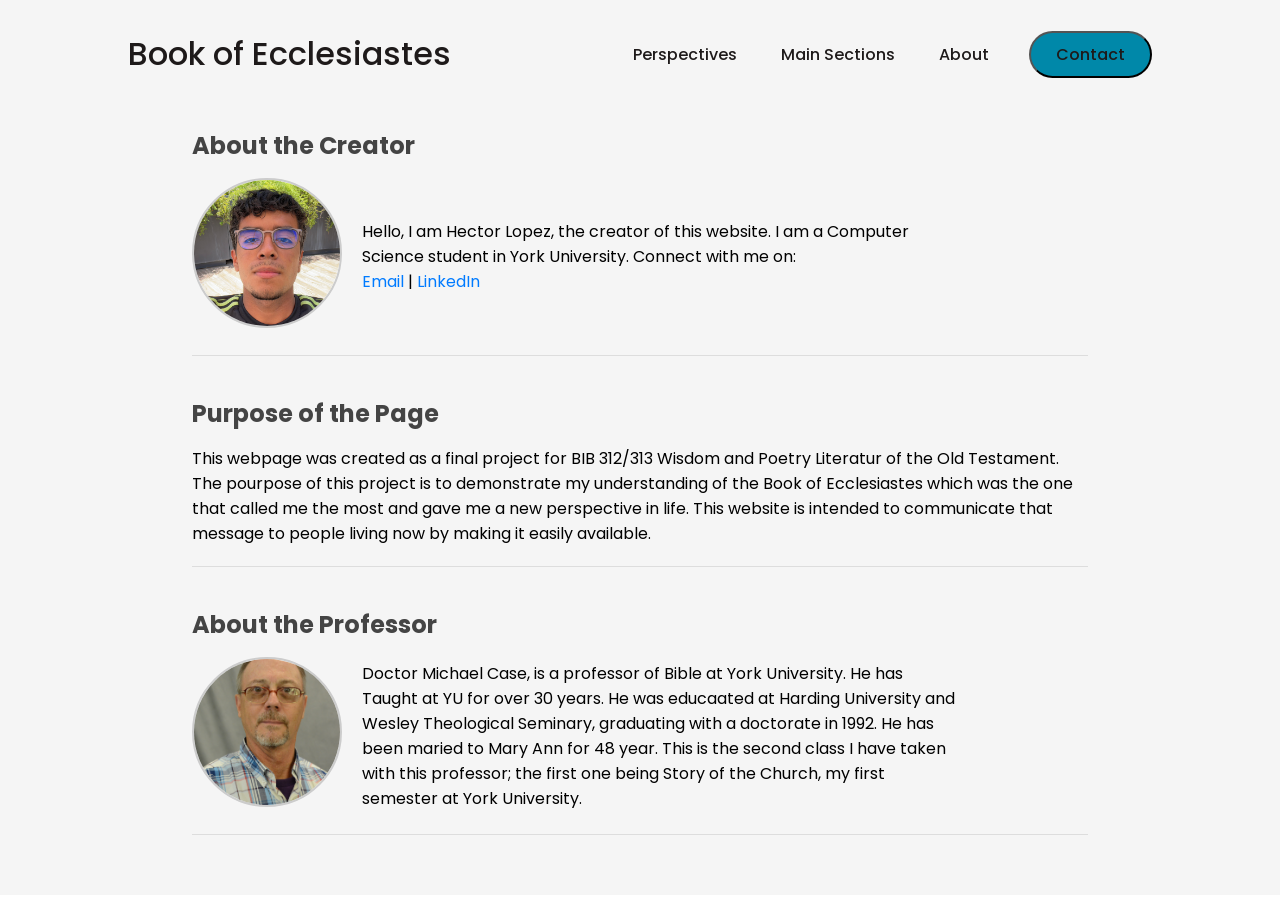
<file: about.html>
<!DOCTYPE html>
<html lang="en">
<head>
    <meta charset="UTF-8">
    <meta name="viewport" content="width=device-width, initial-scale=1.0">
    <meta name="author" content="Hector Lopez">
    <link rel="stylesheet" href="about/about.css">
    <title>About Us</title>
    <link rel="icon" type="image/x-icon" href="images/favicon.png">
</head>
<body>
    <header>
        <div class="logo">
        <a style="font-size: 32px;" href="index.html">Book of Ecclesiastes</a>
        </div>
        <nav>
        <ul class="nav_links">
            <li class="dropdown">
                <a href="perspectives.html">Perspectives</a>
            </li>
            <li class="dropdown">
                <a href="sections.html">Main Sections</a>
            </li>
            <li><a href="about.html">About</a></li>
        </ul>
        </nav>
        <a class="cta" href="mailto:hlopezhernandez@york.edu"><button>Contact</button></a>
    </header>
    <main class="about-page">
        <section id="creator" class="section">
            <h2>About the Creator</h2>
            <div class="content">
                <div class="photo">
                    <img src="about/D4738D27-1F67-4D9C-99A4-6B8D10B59881.jpeg" alt="Hector's Photo">
                </div>
                <div class="text">
                    <p>Hello, I am Hector Lopez, the creator of this website. I am a Computer Science student in York University. Connect with me on:</p>
                    <p>
                        <a href="mailto:hlopezhernandez@york.edu">Email</a> | 
                        <a href="https://www.linkedin.com/in/hector-lopez-hernandez-829822338?utm_source=share&utm_campaign=share_via&utm_content=profile&utm_medium=ios_app" target="_blank">LinkedIn</a>
                    </p>
                </div>
            </div>
        </section>
        <section id="purpose" class="section">
            <h2>Purpose of the Page</h2>
            <p>This webpage was created as a final project for BIB 312/313 
                Wisdom and Poetry Literatur of the Old Testament. The pourpose of this 
                project is to demonstrate my understanding of the Book of Ecclesiastes which
                was the one that called me the most and gave me a new perspective in life. This website is 
                intended to communicate that message to people living now by making it easily available.
            </p>
        </section>
        <section id="professor" class="section">
            <h2>About the Professor</h2>
            <div class="content">
                <div class="photo">
                    <img src="about/Case.JPG" alt="Fuller Ming's Photo">
                </div>
                <div class="text">
                    <p>Doctor Michael Case, is a professor of Bible at York University. He has Taught
                        at YU for over 30 years. He was educaated at Harding University and Wesley Theological Seminary,
                        graduating with a doctorate in 1992. He has been maried to Mary Ann for 48 year.
                        This is the second class I have taken with this professor; the first one being Story
                        of the Church, my first semester at York University.
                    </p>
                </div>
            </div>
        </section>
    </main>
</body>
</html>
</file>
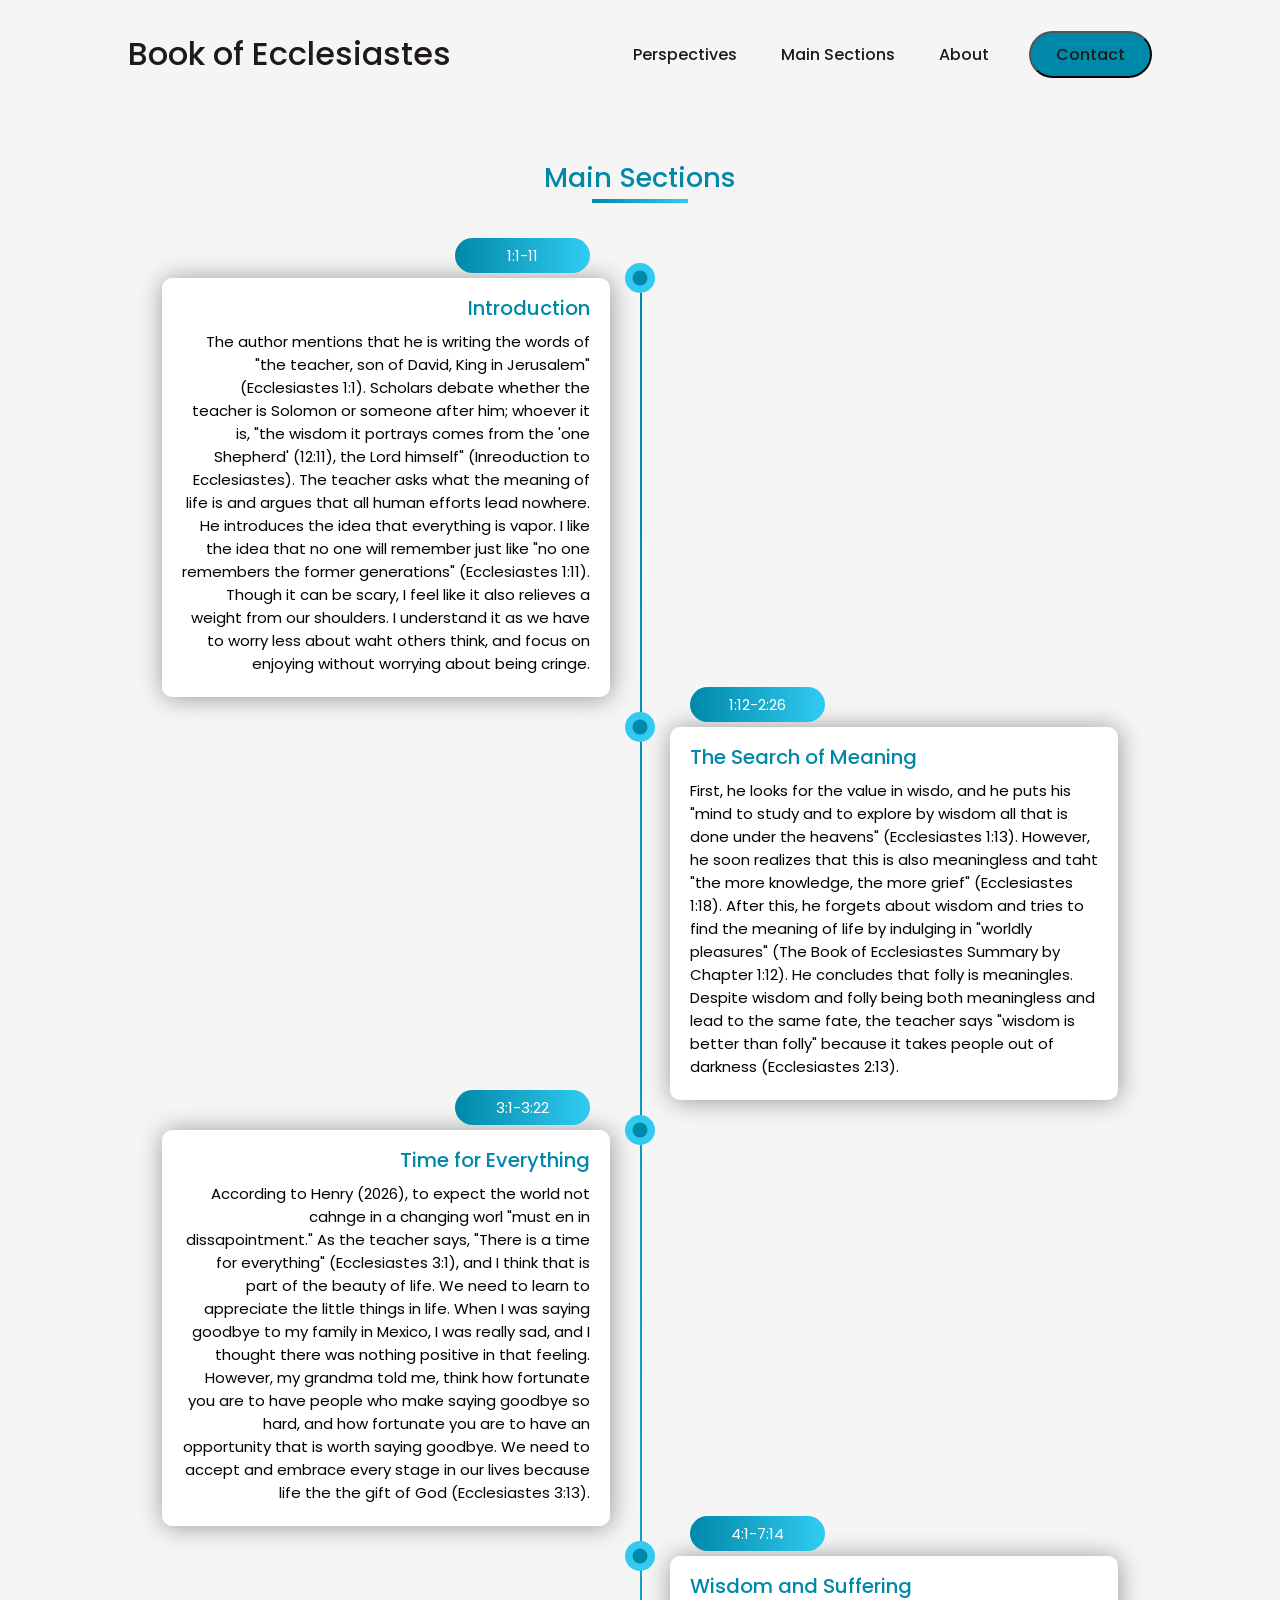
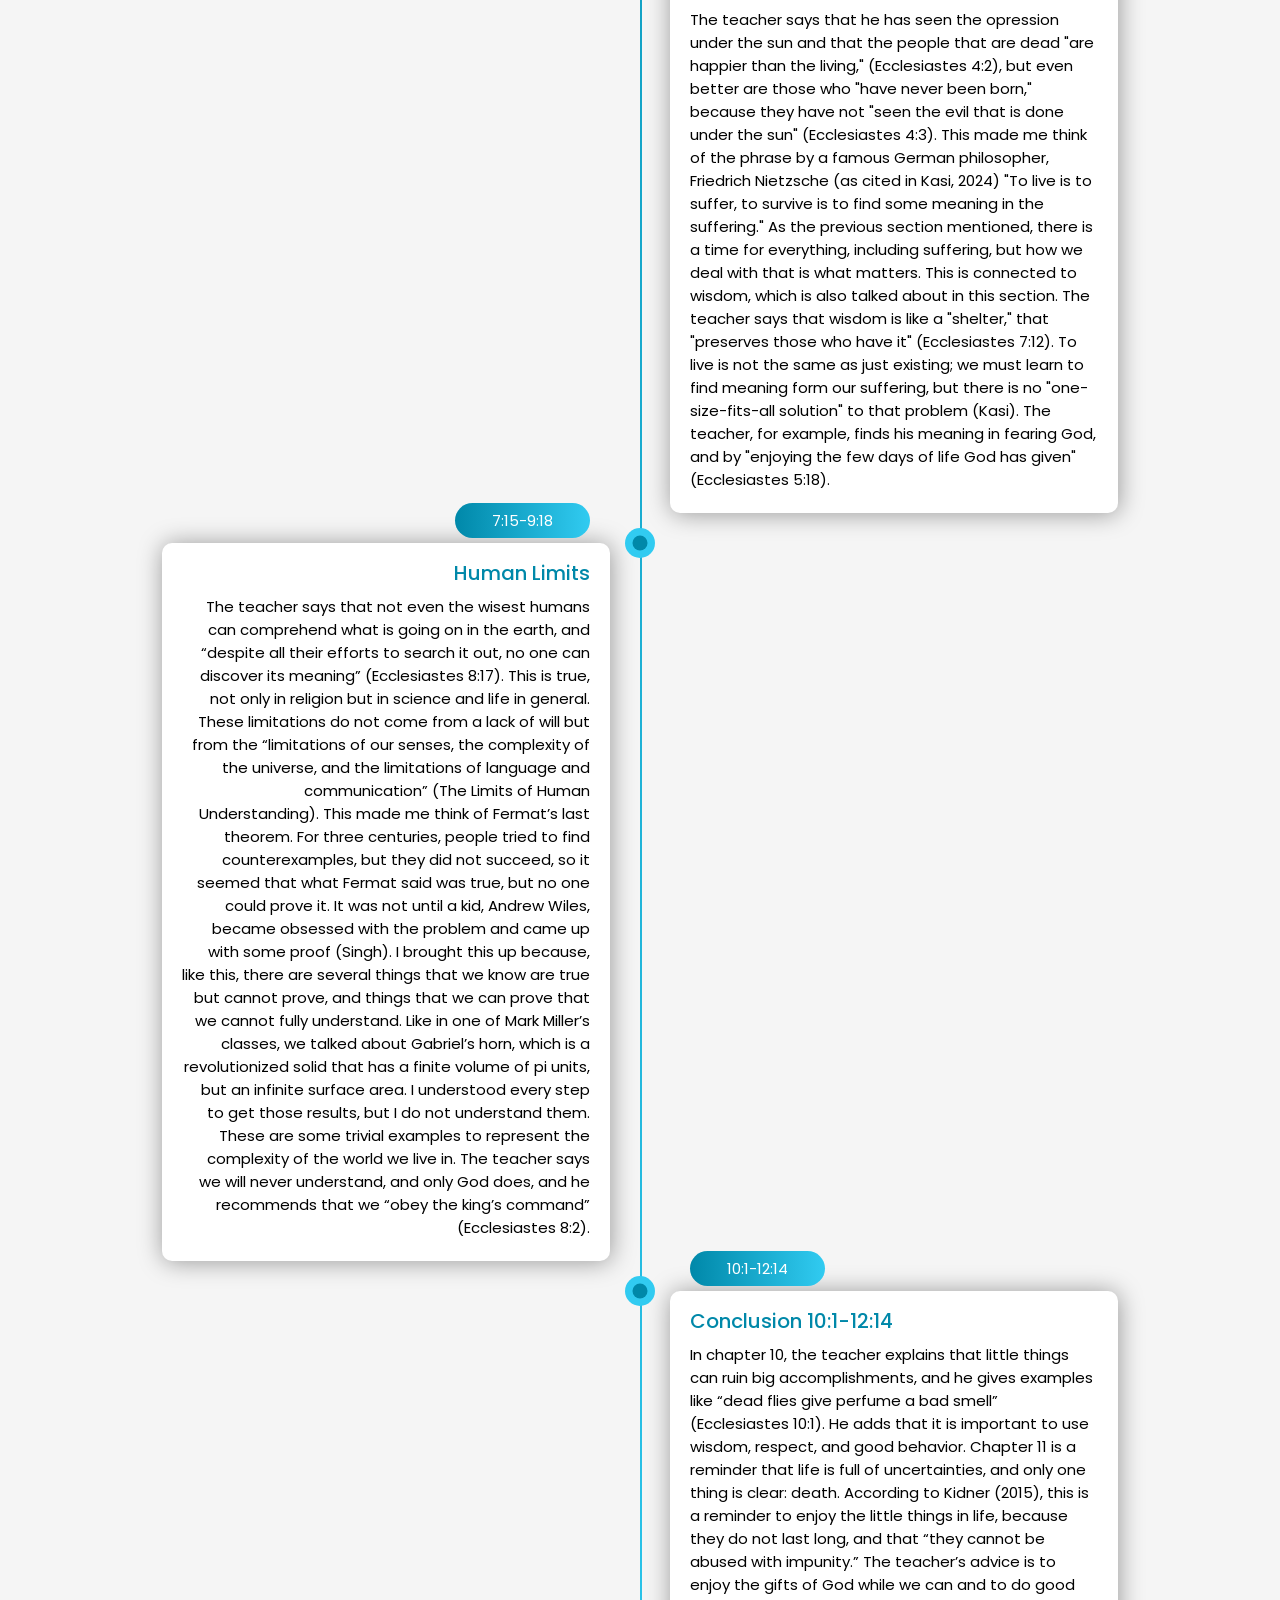
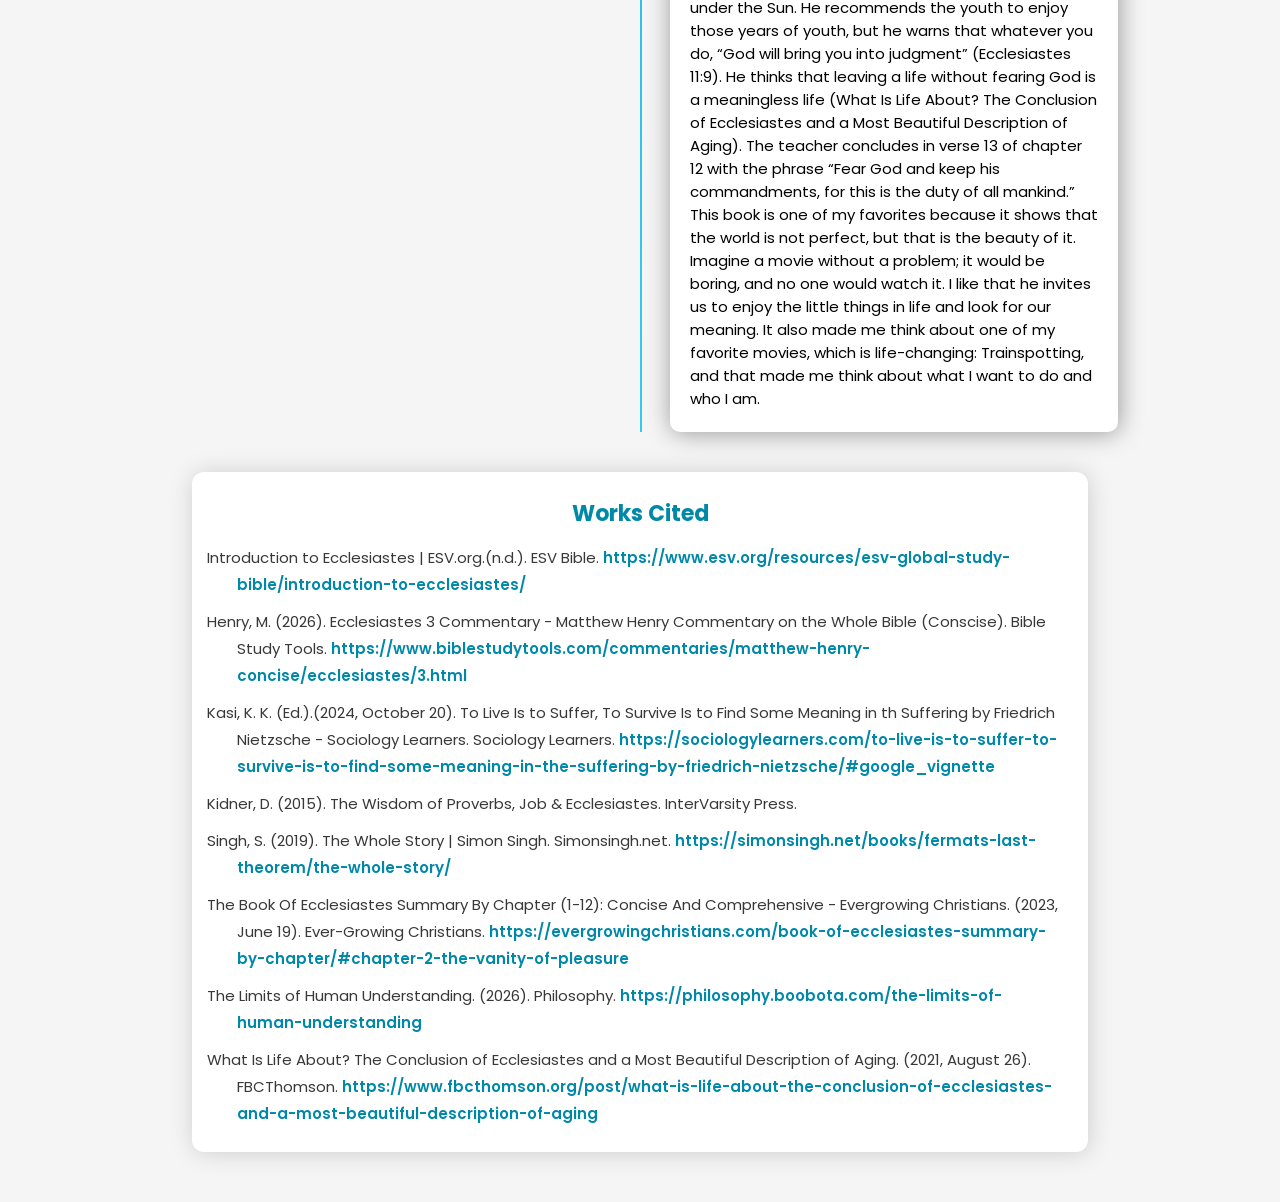
<file: sections.html>
<!DOCTYPE html>
<html lang="en">
<head>
    <meta charset="UTF-8">
    <meta name="viewport" content="width=device-width, initial-scale=1.0">
    <meta name="author" content="Hector Lopez">
    <link rel="stylesheet" href="timeline/timeline.css">
    <title>Sections</title>
    <link rel="icon" type="image/x-icon" href="images/favicon.png">
</head>
<body>
    <header>
        <div class="logo">
        <a style="font-size: 32px;" href="index.html">Book of Ecclesiastes</a>
        </div>
        <nav>
        <ul class="nav_links">
            <li class="dropdown">
                <a href="perspectives.html">Perspectives</a>
            </li>
            <li class="dropdown">
                <a href="sections.html">Main Sections</a>
            </li>
            <li><a href="about.html">About</a></li>
        </ul>
        </nav>
        <a class="cta" href="mailto:hlopezhernandez@york.edu"><button>Contact</button></a>
    </header>
    <div class="main">
        <h3 class="heading">Main Sections</h3>
        <div class="container">
            <ul>
                <li>
                    <h3 class="title">Introduction</h3>
                    <p>The author mentions that he is writing the words of "the teacher, son of
                        David, King in Jerusalem" (Ecclesiastes 1:1). Scholars debate whether the teacher is 
                        Solomon or someone after him; whoever it is, "the wisdom it portrays comes from the 'one 
                        Shepherd' (12:11), the Lord himself" (Inreoduction to Ecclesiastes). The teacher asks what
                        the meaning of life is and argues that all human efforts lead nowhere. He introduces the 
                        idea that everything is vapor. I like the idea that no one will remember just like "no one 
                        remembers the former generations" (Ecclesiastes 1:11). Though it can be scary, I feel like
                        it also relieves a weight from our shoulders. I understand it as we have to worry less about
                        waht others think, and focus on enjoying without worrying about being cringe. 
                    </p>
                    <span class="circle"></span>
                    <span class="date">1:1-11</span>
                </li>
                <li>
                    <h3 class="title">The Search of Meaning</h3>
                    <p>First, he looks for the value in wisdo, and he puts his "mind to study and to explore by
                        wisdom all that is done under the heavens" (Ecclesiastes 1:13). However, he soon realizes
                        that this is also meaningless and taht "the more knowledge, the more grief" (Ecclesiastes 1:18). 
                        After this, he forgets about wisdom and tries to find the meaning of life by indulging in
                        "worldly pleasures" (The Book of Ecclesiastes Summary by Chapter 1:12). He concludes
                        that folly is meaningles. Despite wisdom and folly being both meaningless and lead to
                        the same fate, the teacher says "wisdom is better than folly" because it takes people 
                        out of darkness (Ecclesiastes 2:13). 
                    </p>
                    <span class="circle"></span>
                    <span class="date">1:12-2:26</span>
                </li>
                <li>
                    <h3 class="title">Time for Everything</h3>
                    <p>According to Henry (2026), to expect the world not cahnge in a changing worl "must en in dissapointment." 
                        As the teacher says, "There is a time for everything" (Ecclesiastes 3:1), and I think that is part of 
                        the beauty of life. We need to learn to appreciate the little things in life. When I was
                        saying goodbye to my family in Mexico, I was really sad, and I thought there was nothing positive in
                        that feeling. However, my grandma told me, think how fortunate you are to have people who make saying 
                        goodbye so hard, and how fortunate you are to have an opportunity that is worth saying goodbye. We need to
                        accept and embrace every stage in our lives because life the the gift of God (Ecclesiastes 3:13).
                    </p>
                    <span class="circle"></span>
                    <span class="date">3:1-3:22</span>
                </li>
                <li>
                    <h3 class="title">Wisdom and Suffering</h3>
                    <p>The teacher says that he has seen the opression under the sun and that the people that
                        are dead "are happier than the living," (Ecclesiastes 4:2), but even better are those who 
                        "have never been born," because they have not "seen the evil that is done under the sun" 
                        (Ecclesiastes 4:3). This made me think of the phrase by a famous German philosopher,
                        Friedrich Nietzsche (as cited in Kasi, 2024) "To live is to suffer, to survive is to find some 
                        meaning in the suffering." As the previous section mentioned, there is a time for everything, 
                        including suffering, but how we deal with that is what matters. This is connected to
                        wisdom, which is also talked about in this section. The teacher says that wisdom is like a
                        "shelter," that "preserves those who have it" (Ecclesiastes 7:12). To live is not the same as 
                        just existing; we must learn to find meaning form our suffering, but there is no "one-size-fits-all 
                        solution" to that problem (Kasi). The teacher, for example, finds his meaning in
                        fearing God, and by "enjoying the few days of life God has given" (Ecclesiastes 5:18).
                    </p>
                    <span class="circle"></span>
                    <span class="date">4:1-7:14</span>
                </li>
                <li>
                    <h3 class="title">Human Limits</h3>
                    <p>The teacher says that not even the wisest humans can comprehend what is going on in the 
                        earth, and “despite all their efforts to search it out, no one can discover its meaning” 
                        (Ecclesiastes 8:17). This is true, not only in religion but in science and life in general. These 
                        limitations do not come from a lack of will but from the “limitations of our senses, the 
                        complexity of the universe, and the limitations of language and communication” (The 
                        Limits of Human Understanding). This made me think of Fermat’s last theorem. For three
                        centuries, people tried to find counterexamples, but they did not succeed, so it seemed 
                        that what Fermat said was true, but no one could prove it.  It was not until a kid, Andrew 
                        Wiles, became obsessed with the problem and came up with some proof (Singh). I brought 
                        this up because, like this, there are several things that we know are true but cannot prove, 
                        and things that we can prove that we cannot fully understand. Like in one of Mark Miller’s 
                        classes, we talked about Gabriel’s horn, which is a revolutionized solid that has a finite 
                        volume of pi units, but an infinite surface area. I understood every step to get those results, 
                        but I do not understand them. These are some trivial examples to represent the complexity 
                        of the world we live in. The teacher says we will never understand, and only God does, and
                        he recommends that we “obey the king’s command” (Ecclesiastes 8:2). 
                    </p>
                    <span class="circle"></span>
                    <span class="date">7:15-9:18</span>
                </li>
                <li>
                    <h3 class="title">Conclusion 10:1-12:14</h3>
                    <p>In chapter 10, the teacher explains that little things can ruin big accomplishments, and he 
                        gives examples like “dead flies give perfume a bad smell” (Ecclesiastes 10:1). He adds that 
                        it is important to use wisdom, respect, and good behavior. Chapter 11 is a reminder that life 
                        is full of uncertainties, and only one thing is clear: death. According to Kidner (2015), this is 
                        a reminder to enjoy the little things in life, because they do not last long, and that “they 
                        cannot be abused with impunity.” The teacher’s advice is to enjoy the gifts of God while we 
                        can and to do good under the Sun. He recommends the youth to enjoy those years of 
                        youth, but he warns that whatever you do, “God will bring you into judgment” (Ecclesiastes 
                        11:9). He thinks that leaving a life without fearing God is a meaningless life (What Is Life 
                        About? The Conclusion of Ecclesiastes and a Most Beautiful Description of Aging). The 
                        teacher concludes in verse 13 of chapter 12 with the phrase “Fear God and keep his 
                        commandments, for this is the duty of all mankind.” This book is one of my favorites 
                        because it shows that the world is not perfect, but that is the beauty of it. Imagine a movie 
                        without a problem; it would be boring, and no one would watch it. I like that he invites us to 
                        enjoy the little things in life and look for our meaning. It also made me think about one of 
                        my favorite movies, which is life-changing: Trainspotting, and that made me think about 
                        what I want to do and who I am. 
                    </p>
                    <span class="circle"></span>
                    <span class="date">10:1-12:14</span>
                </li>
            </ul>
        </div>
        <section class="works-cited">
            <h3>Works Cited</h3>
            <p>Introduction to Ecclesiastes | ESV.org.(n.d.). ESV Bible. <a href="https://www.esv.org/resources/esv-global-study-bible/introduction-to-ecclesiastes/">https://www.esv.org/resources/esv-global-study-bible/introduction-to-ecclesiastes/</a></p>
            <p>Henry, M. (2026). Ecclesiastes 3 Commentary - Matthew Henry Commentary on the Whole Bible (Conscise). Bible Study Tools. <a href="https://www.biblestudytools.com/commentaries/matthew-henry-concise/ecclesiastes/3.html">https://www.biblestudytools.com/commentaries/matthew-henry-concise/ecclesiastes/3.html</a></p>
            <p>Kasi, K. K. (Ed.).(2024, October 20). To Live Is to Suffer, To Survive Is to Find Some Meaning in th Suffering by Friedrich Nietzsche - Sociology Learners. Sociology Learners. <a href="https://sociologylearners.com/to-live-is-to-suffer-to-survive-is-to-find-some-meaning-in-the-suffering-by-friedrich-nietzsche/#google_vignette">https://sociologylearners.com/to-live-is-to-suffer-to-survive-is-to-find-some-meaning-in-the-suffering-by-friedrich-nietzsche/#google_vignette</a></p>
            <p>Kidner, D. (2015). The Wisdom of Proverbs, Job & Ecclesiastes. InterVarsity Press.</p>
            <p>Singh, S. (2019). The Whole Story | Simon Singh. Simonsingh.net. <a href="https://simonsingh.net/books/fermats-last-theorem/the-whole-story/">https://simonsingh.net/books/fermats-last-theorem/the-whole-story/</a></p>
            <p>The Book Of Ecclesiastes Summary By Chapter (1-12): Concise And Comprehensive - Evergrowing Christians. (2023, June 19). Ever-Growing Christians. <a href="https://evergrowingchristians.com/book-of-ecclesiastes-summary-by-chapter/#chapter-2-the-vanity-of-pleasure">https://evergrowingchristians.com/book-of-ecclesiastes-summary-by-chapter/#chapter-2-the-vanity-of-pleasure</a></p>
            <p>The Limits of Human Understanding. (2026). Philosophy. <a href="https://philosophy.boobota.com/the-limits-of-human-understanding">https://philosophy.boobota.com/the-limits-of-human-understanding</a></p>
            <p>What Is Life About? The Conclusion of Ecclesiastes and a Most Beautiful Description of Aging. (2021, August 26). FBCThomson. <a href="https://www.fbcthomson.org/post/what-is-life-about-the-conclusion-of-ecclesiastes-and-a-most-beautiful-description-of-aging">https://www.fbcthomson.org/post/what-is-life-about-the-conclusion-of-ecclesiastes-and-a-most-beautiful-description-of-aging</a></p>
        </section>
    </div>
</body>
</html>
</file>
<file: about/about.css>
@import url("https://fonts.googleapis.com/css2?family=Poppins:wght@300;400;500;600;700;800;900&display=swap");

* {
    margin: 0;
    padding: 0;
    box-sizing: border-box;
    font-family: "Poppins", sans-serif;
}

header {
    display: flex;
    justify-content: flex-end;
    align-items: center;
    padding: 30px 10%;
    position: relative;
    z-index: 10;
    background-color: rgb(245, 245, 245);
}

header .logo {
    margin-right: auto;
}

header .nav_links li {
    display: inline-block;
    padding: 0px 20px;
    position: relative;
}

header li, header a, header button {
    font-weight: 500;
    font-size: 16px;
    color: rgb(30, 26, 26);
    text-decoration: none;
}

header button {
    margin-left: 20px;
    padding: 9px 25px;
    background-color: rgba(0, 136, 169, 1);
    border-radius: 50px;
    cursor: pointer;
    transition: all 0.3s ease 0s;
}

header button:hover {
    background-color: rgba(0, 136, 169, 0.8);
}

header .dropdown-content {
    display: none;
    position: absolute;
    top: 100%;
    left: 0;
    background-color: rgba(0, 0, 0, 0.8);
    padding: 10px 0;
    list-style: none;
    border-radius: 5px;
}

header .dropdown-content li {
    width: 150px;
    padding: 10px 15px;
    text-align: left;
}

header .dropdown-content a {
    color: white;
    font-size: 16px;
    font-weight: 500;
    display: block;
    text-decoration: none;
}

header .dropdown-content a:hover {
    text-decoration: underline;
}

header .nav_links li:hover {
    text-decoration: underline;
}

header .dropdown:hover .dropdown-content {
    display: block;
}

/* End navbar */

.about-page {
    padding: 20px;
    padding-left: 15%;
    padding-right: 15%;
    background-color: rgb(245, 245, 245);
}

.section {
    margin-bottom: 40px;
    border-bottom: 1px solid #ddd;
    padding-bottom: 20px;
}

.section h2 {
    margin-bottom: 15px;
    color: #444;
}

.content {
    display: flex;
    align-items: center;
    gap: 20px;
}

.photo img {
    width: 150px;
    height: 150px;
    object-fit: cover;
    border-radius: 50%;
    border: 2px solid #ccc;
}

.text {
    max-width: 600px;
}

.text a {
    color: #007BFF;
    text-decoration: none;
}

.text a:hover {
    text-decoration: underline;
}
</file>
<file: timeline/timeline.css>
@import url("https://fonts.googleapis.com/css2?family=Poppins:wght@300;400;500;600;700;800;900&display=swap");

* {
    margin: 0;
    padding: 0;
    box-sizing: border-box;
    font-family: "Poppins", sans-serif;
}

header {
    display: flex;
    justify-content: flex-end;
    align-items: center;
    padding: 30px 10%;
    position: relative;
    z-index: 10;
    background-color: rgb(245, 245, 245);
}

header .logo {
    margin-right: auto;
}

header .nav_links li {
    display: inline-block;
    padding: 0px 20px;
    position: relative;
}

header li, header a, header button {
    font-weight: 500;
    font-size: 16px;
    color: rgb(30, 26, 26);
    text-decoration: none;
}

header button {
    margin-left: 20px;
    padding: 9px 25px;
    background-color: rgba(0, 136, 169, 1);
    border-radius: 50px;
    cursor: pointer;
    transition: all 0.3s ease 0s;
}

header button:hover {
    background-color: rgba(0, 136, 169, 0.8);
}

header .dropdown-content {
    display: none;
    position: absolute;
    top: 100%;
    left: 0;
    background-color: rgba(0, 0, 0, 0.8);
    padding: 10px 0;
    list-style: none;
    border-radius: 5px;
}

header .dropdown-content li {
    width: 150px;
    padding: 10px 15px;
    text-align: left;
}

header .dropdown-content a {
    color: white;
    font-size: 16px;
    font-weight: 500;
    display: block;
    text-decoration: none;
}

header .dropdown-content a:hover {
    text-decoration: underline;
}

header .nav_links li:hover {
    text-decoration: underline;
}

header .dropdown:hover .dropdown-content {
    display: block;
}

/* End of header */

.main {
    width: 100%;
    height: auto;
    background-color: rgb(245, 245, 245);
    padding: 50px 0;
    display: grid;
    place-items: center;
}

.main .heading{
    font-size: 27px;
    font-weight: 500;
    color: rgb(0, 136, 169);
    position: relative;
    margin-bottom: 80px;
}

.heading::after{
    position: absolute;
    content: '';
    width: 50%;
    height: 4px;
    left: 50%;
    bottom: -5px;
    background-image: linear-gradient(to right, rgb(0, 136, 169),rgb(49, 203, 241));
    transform: translateX(-50%);
}

.container{
    width: 70%;
    height: auto;
    position: relative;
}

.container::after{
    position: absolute;
    content: '';
    width: 2px;
    height: 100%;
    background-image: linear-gradient(to bottom, rgb(0, 136, 169),rgb(49, 203, 241));
}

.container ul{
    list-style: none;
}

.container ul li{
    width: 50%;
    height: auto;
    padding: 15px 20px;
    background-color: white;
    box-shadow: 1px 1px 25px rgba(0, 0, 0, 0.384);
    border-radius: 10px;
    margin-bottom: 30px;
    z-index: 99;
    position: relative;
}

.container ul li:nth-child(odd){
    float: left;
    clear: right;
    transform: translateX(-30px);
    text-align: right;
}

.container ul li:nth-child(odd) .date{
    right: 20px;
}

.container ul li:nth-child(even){
    float: right;
    clear: left;
    transform: translateX(30px);
}

.container ul li:nth-child(6){
    margin-bottom: 0;
}

.container ul li .title{
    font-size: 20px;
    font-weight: 500;
    color: rgb(0, 136, 169);
}

ul li p{
    font-size: 15px;
    margin: 7px 0;
    line-height: 23px;
}

.main ul li a{
    font-size: 15px;
    color: rgb(0, 136, 169);
    text-decoration: none;
}

ul li .date{
    position: absolute;
    top: -40px;
    width: 135px;
    height: 35px;
    border-radius: 20px;
    color: white;
    background-image: linear-gradient(to right, rgb(0, 136, 169),rgb(49, 203, 241));
    display: grid;
    place-items: center;
    font-size: 15px;
}

.container ul li .circle{
    width: 30px;
    height: 30px;
    background-color: rgb(49, 203, 241);
    border-radius: 50%;
    position: absolute;
    top: 0;
}

.container ul li .circle::after{
    content: '';
    width: 15px;
    height: 15px;
    background-color: rgb(0, 136, 169);
    border-radius: 50%;
    position: absolute;
    top: 50%;
    left: 50%;
    transform: translate(-50%, -50%);
}

.container ul li:nth-child(odd) .circle{
    right: -30px;
    transform: translate(50%,-50%);
}

.container ul li:nth-child(even) .circle{
    left: -30px;
    transform: translate(-50%,-50%);
}

.works-cited{
    width: 70%;
    margin: 40px auto 0;
    padding: 25px 30px;
    background-color: white;
    border-radius: 12px;
    box-shadow: 1px 1px 25px rgba(0, 0, 0, 0.16);
    clear: both;
}

.works-cited h3{
    margin-bottom: 14px;
    font-size: 22px;
    color: rgb(0, 136, 169);
    text-align: center;
}

.works-cited p{
    font-size: 15px;
    line-height: 1.8;
    color: rgb(56, 56, 56);
    margin-top: 10px;
    text-indent: -2em;
    padding-left: 1em;
}

.works-cited a{
    color: rgb(0, 136, 169);
    text-decoration: none;
    font-weight: 600;
}

.works-cited a:hover{
    text-decoration: underline;
}
</file>
